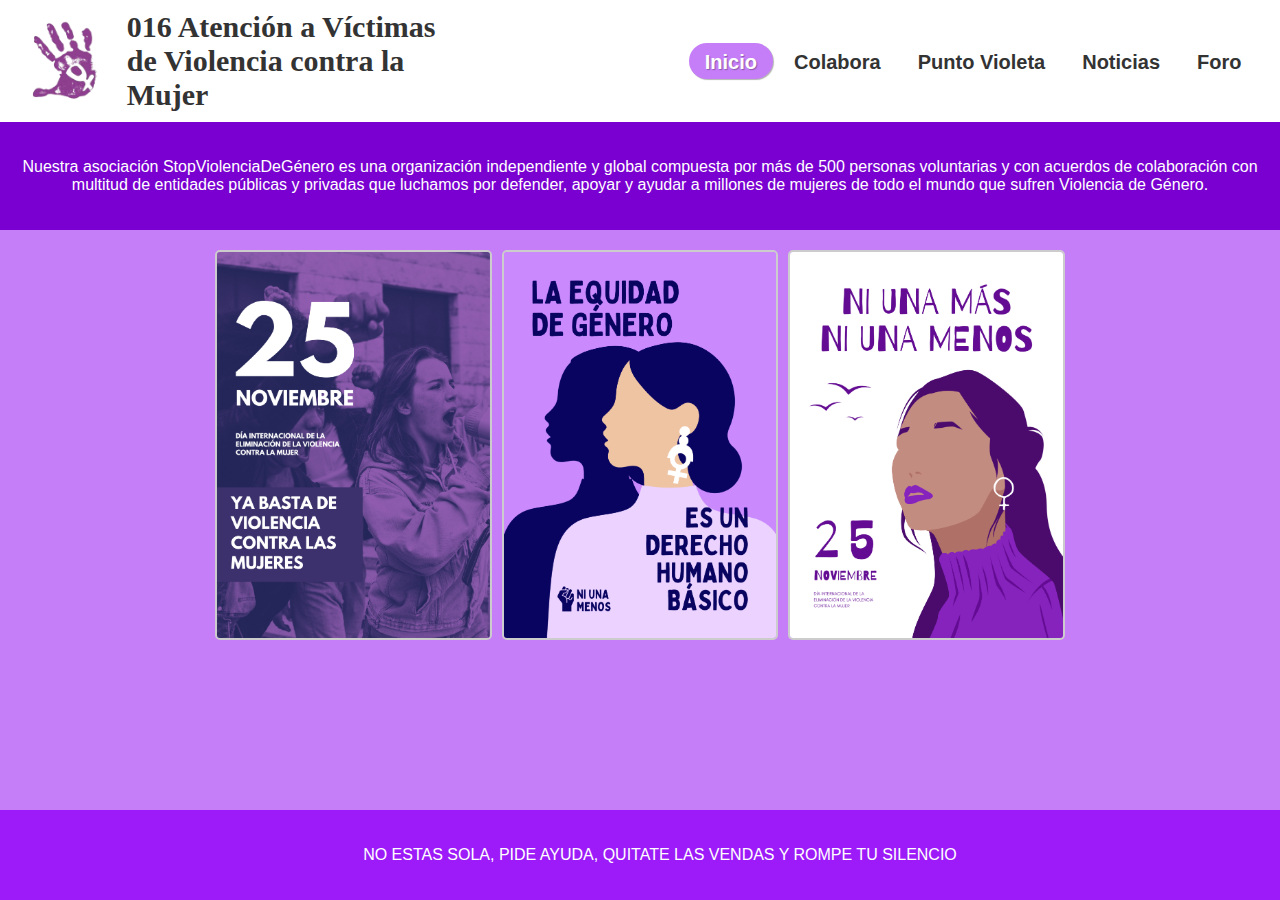
<file: index.html>
<!DOCTYPE html>
<html lang="en">
<head>
    <meta charset="UTF-8">
    <meta name="viewport" content="width=device-width, initial-scale=1.0">
    <title>Contra la VDG</title>
    <link rel="stylesheet" href="css/style.css">
    <link rel="stylesheet" href="css/styleInicio.css">
</head>
<body>
    <header>
        <div class="logo">
            <img id="LogoVDG" src="img/logo_vdg.png" alt="Logo violencia de género">
            <p id="Informacion016"><strong>016</strong> Atención a Víctimas de Violencia contra la Mujer</p>
        </div>
        <nav class="menunavegacion">
            <ul>
                <li class="nav_menu_active"><a href="index.html">Inicio</a></li>
                <li><a href="html/colabora.html">Colabora</a></li>
                <li><a href="html/PuntoVioleta.html">Punto Violeta</a></li>
                <li><a href="html/Noticias.html">Noticias</a></li>
                <li><a href="html/foro.html">Foro</a></li>
            </ul>
        </nav>
    </header>
    
        <div 
            class="cuadrovioleta"> <p>Nuestra asociación StopViolenciaDeGénero es una organización independiente y global compuesta por más de 500 personas voluntarias y con acuerdos de colaboración con multitud de entidades públicas y privadas que luchamos por defender, apoyar y ayudar a millones de mujeres de todo el mundo que sufren Violencia de Género.</p> 
        </div>

        <div class="contenedor3img">
            <img src="img/poster1.png" alt="Póster contra la violencia de género 1" width="300">
            <img src="img/poster2.png" alt="Póster contra la violencia de género 2" width="300">
            <img src="img/poster3.png" alt="Póster contra la violencia de género 3" width="300">
        </div>
        
        <footer>
            <div
                class="cuadronegro"> <p>NO ESTAS SOLA, PIDE AYUDA, QUITATE LAS VENDAS Y ROMPE TU SILENCIO</p> 
            </div>
        </footer>
        

    </body>
    
</html>
</file>
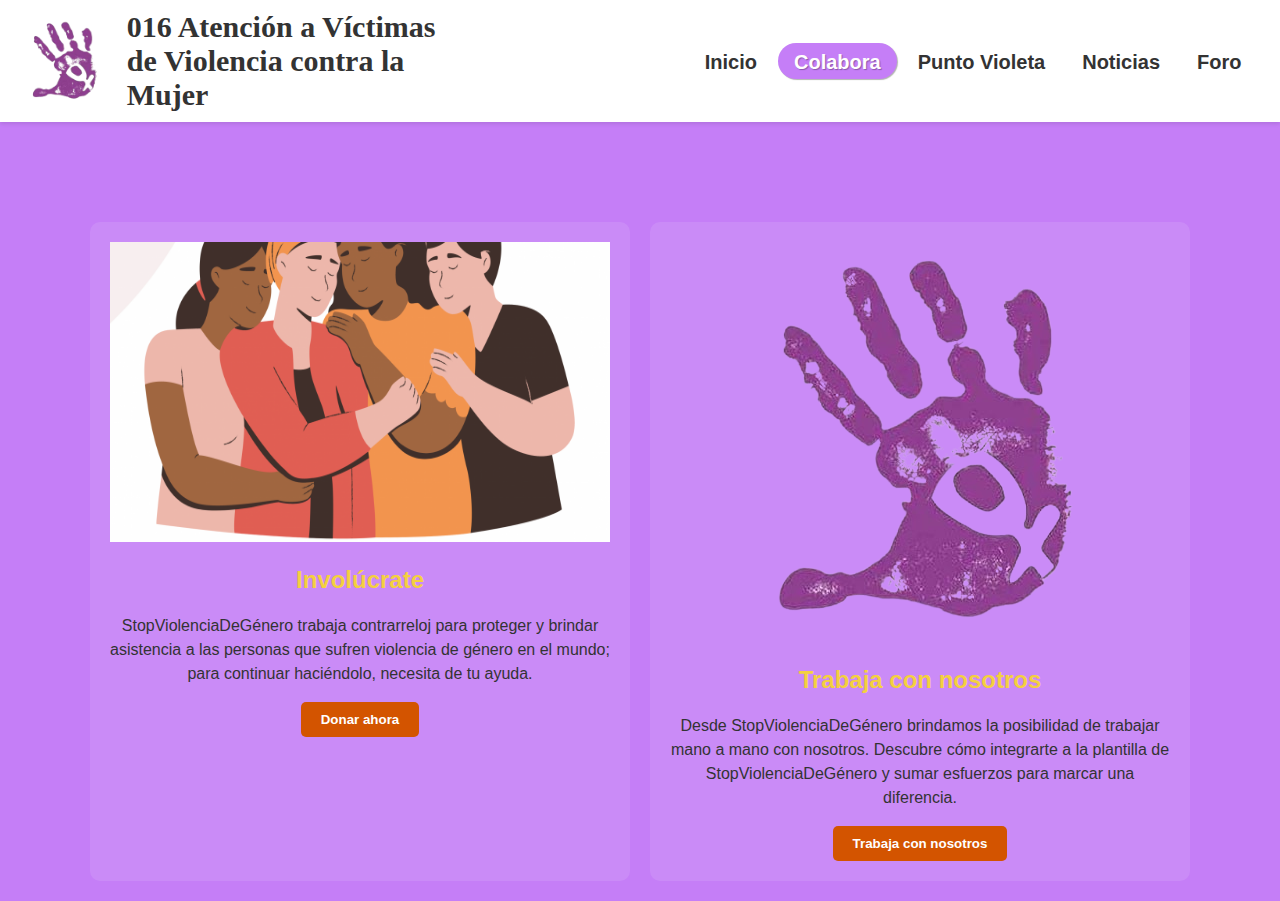
<file: html/colabora.html>
<!DOCTYPE html>
<html lang="en">
<head>
    <meta charset="UTF-8">
    <meta name="viewport" content="width=device-width, initial-scale=1.0">
    <title>Contra la VDG</title>
    <link rel="stylesheet" href="../css/style.css">
    <link rel="stylesheet" href="../css/colabora.css">
</head>
<body>
  <header>
    <div class="logo">
      <img id="LogoVDG" src="../img/logo_vdg.png" alt="Logo violencia de género">
      <p id="Informacion016"><strong>016</strong> Atención a Víctimas de Violencia contra la Mujer</p>
    </div>
    <nav class="menunavegacion">
      <ul>
        <li><a href="../index.html">Inicio</a></li>
        <li class="nav_menu_active"><a href="#"><a href="../html/colabora.html">Colabora</a></li>
        <li><a href="PuntoVioleta.html">Punto Violeta</a></li>
        <li><a href="Noticias.html">Noticias</a></li>
        <li><a href="foro.html">Foro</a></li>
      </ul>   
    </nav>
  </header>
  <main>
    <section class="involucrate">
      <img src="../img/Portada-tercer-informe-1280x640.png" alt="Ilustración de personas abrazándose" class="foto_abrazo">
      <h2>Involúcrate</h2>
      <p>StopViolenciaDeGénero trabaja contrarreloj para proteger y brindar asistencia a las personas que sufren violencia de género en el mundo; para continuar haciéndolo, necesita de tu ayuda.</p>
      <button>Donar ahora</button>
    </section>
    <section class="trabaja">
      <img src="../img/logo_vdg.png" alt="Logo pagina">
      <h2>Trabaja con nosotros</h2>
      <p>Desde StopViolenciaDeGénero brindamos la posibilidad de trabajar mano a mano con nosotros. Descubre cómo integrarte a la plantilla de StopViolenciaDeGénero y sumar esfuerzos para marcar una diferencia.</p>
      <button>Trabaja con nosotros</button>
    </section>
  </main>
</body>
</html>
</file>
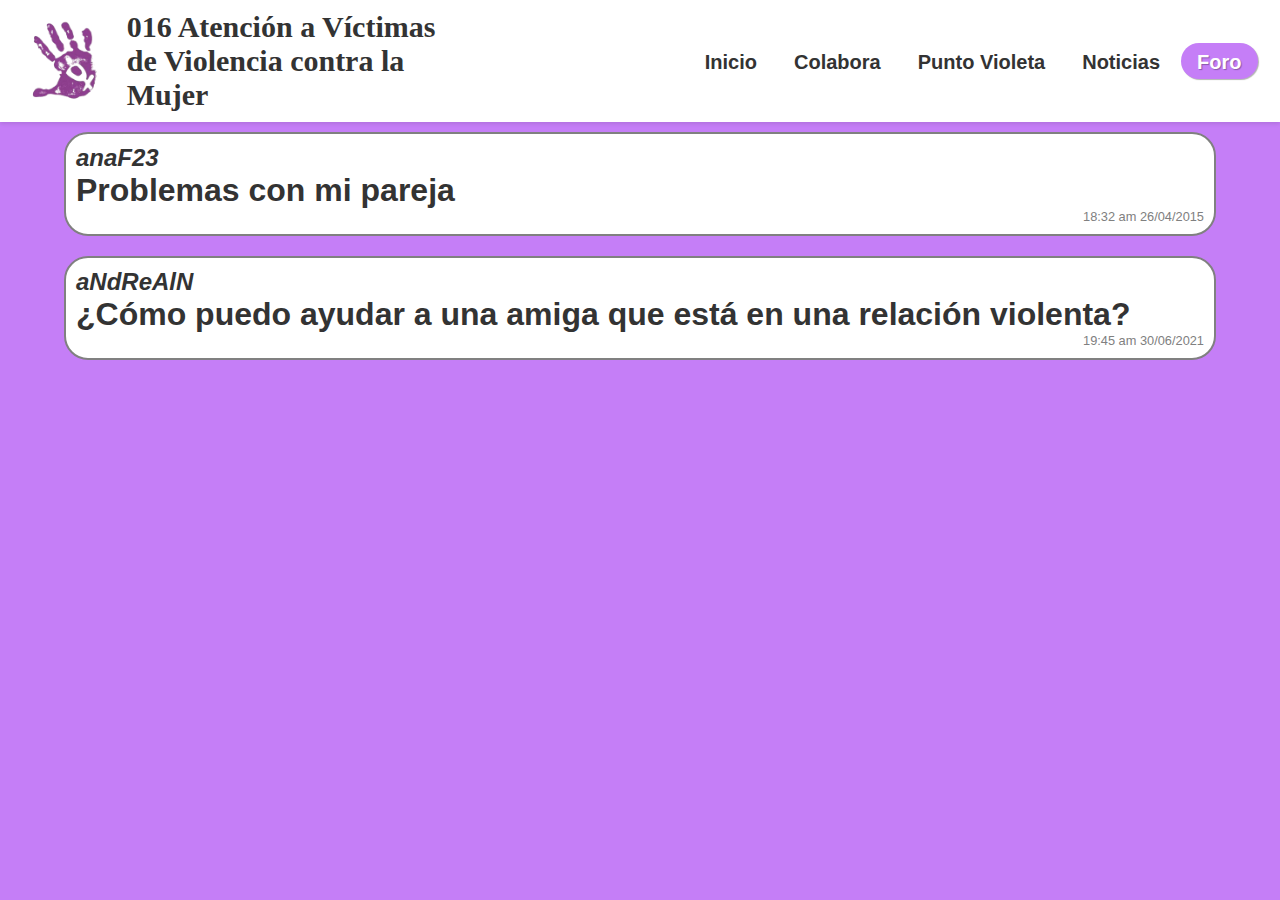
<file: html/foro.html>
<!DOCTYPE html>
<html lang="en">
<head>
    <meta charset="UTF-8">
    <meta name="viewport" content="width=device-width, initial-scale=1.0">
    <link rel="stylesheet" href="">
    <title>Contra la VDG</title>
    <link rel="stylesheet" href="../css/styleForo.css">
    <link rel="stylesheet" href="../css/style.css">
</head>
<body>
    <header>
        <div class="logo">
            <img id="LogoVDG" src="../img/logo_vdg.png" alt="Logo violencia de género">
            <p id="Informacion016"><strong>016</strong> Atención a Víctimas de Violencia contra la Mujer</p>
        </div>
        <nav class="menunavegacion">
            <ul>
                <li><a href="../index.html">Inicio</a></li>
                <li><a href="colabora.html">Colabora</a></li>
                <li><a href="PuntoVioleta.html">Punto Violeta</a></li>
                <li><a href="Noticias.html">Noticias</a></li>
                <li class="nav_menu_active"><a href="foro.html">Foro</a></li>
            </ul>
        </nav>
    </header>
    <ul class="listaPublicaciones">
            <li class="publicacion">
                <a href="Convesaciones/Conversacion_1_Foro.html">
                    <p class="usuario"><em>anaF23</em></p>
                    <h2>Problemas con mi pareja</h2>
                    <p class="Fecha">18:32 am 26/04/2015</p>
                </a>
            </li>
            <li class="publicacion">
                <a href="Convesaciones/Conversacion_2_Foro.html">
                    <p class="usuario"><em>aNdReAlN</em></p>
                    <h2>¿Cómo puedo ayudar a una amiga que está en una relación violenta?</h2>
                    <p class="Fecha">19:45 am 30/06/2021</p>
                </a>
            </li>
    </ul>
</body>
</html>
</file>
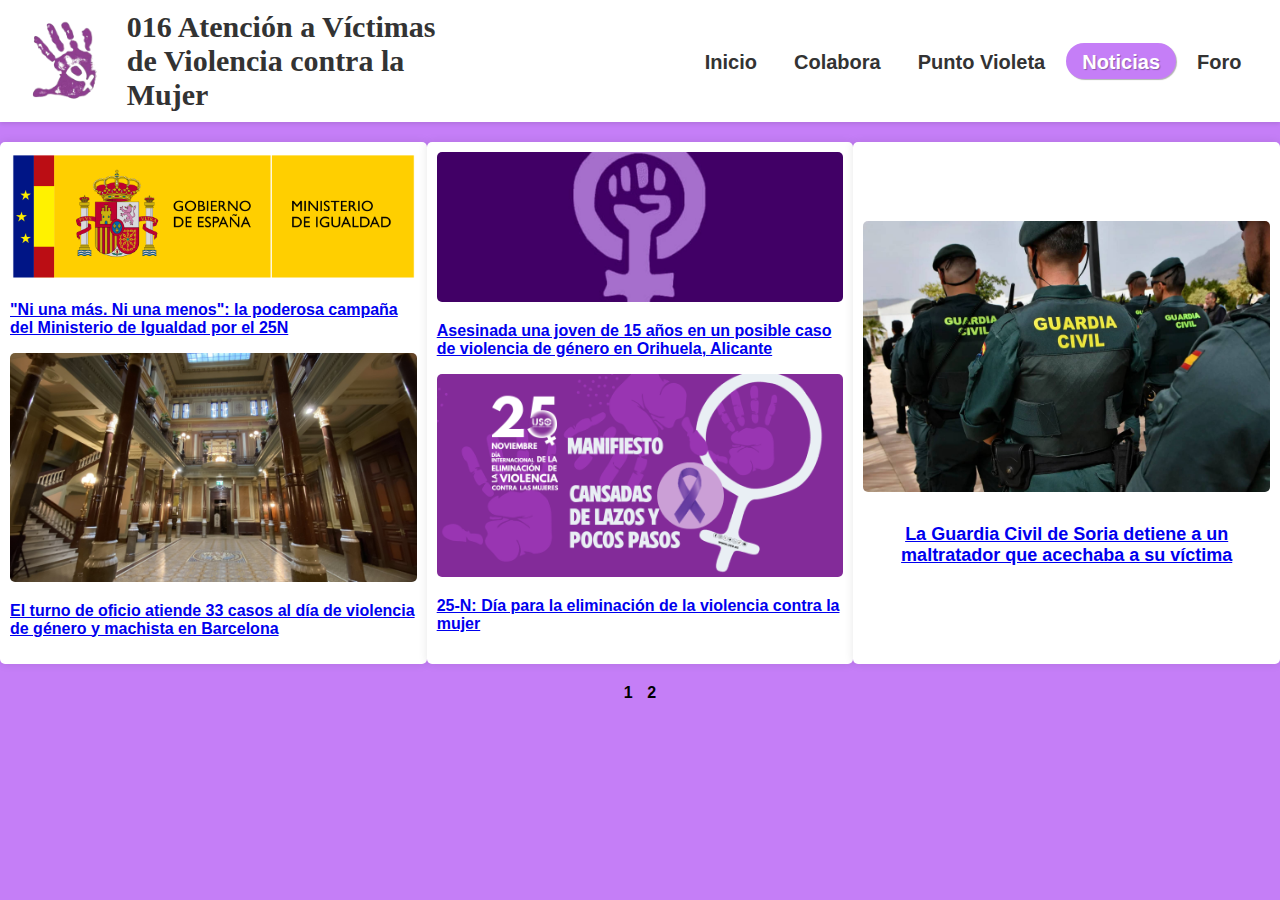
<file: html/Noticias.html>
<!DOCTYPE html>
<html lang="en">
<head>
    <meta charset="UTF-8">
    <meta name="viewport" content="width=device-width, initial-scale=1.0">
    <title>Contra la VDG</title>
    <link rel="stylesheet" href="../css/styleNoticias.css">
    <link rel="stylesheet" href="../css/style.css">
</head>
<body>
    <header>
        <div class="logo">
            <img id="LogoVDG" src="../img/logo_vdg.png" alt="Logo violencia de género">
            <p id="Informacion016"><strong>016</strong> Atención a Víctimas de Violencia contra la Mujer</p>
        </div>
        <nav class="menunavegacion">
            <ul>
                <li><a href="../index.html">Inicio</a></li>
                <li><a href="colabora.html">Colabora</a></li>
                <li><a href="PuntoVioleta.html">Punto Violeta</a></li>
                <li class="nav_menu_active"><a href="Noticias.html">Noticias</a></li>
                <li><a href="foro.html">Foro</a></li>
            </ul>
        </nav>

    </header>
    
    <div class="sidebar">
        <div>
            <a href="https://www.rtve.es/noticias/20241125/asesinada-joven-15-anos-posible-caso-violencia-genero-orihuela-alicante/16344826.shtml">
                <img src="../img/ministerio_igualdad.png" alt="Logo Mnisterio de Igualdad">
                <p><b>"Ni una más. Ni una menos": la poderosa campaña del Ministerio de Igualdad por el 25N</b></p>
            </a>
            <a href="https://www.larazon.es/cataluna/turno-oficio-atiende-33-casos-dia-violencia-genero-machista-barcelona_202411256744b3ceb1008800018e7668.html">
                <img src="../img/colegio_abogados.jpg" alt="Foto del colegio de abogados de Barcelona">
                <p><b>El turno de oficio atiende 33 casos al día de violencia de género y machista en Barcelona</b></p>
            </a>
        </div>
        <div>
            <a href="https://www.rtve.es/noticias/20241125/asesinada-joven-15-anos-posible-caso-violencia-genero-orihuela-alicante/16344826.shtml">
                <img src="../img/lazo_morado.jpg" alt="Símbolo de la lucha de las mujeres">
                <p><b>Asesinada una joven de 15 años en un posible caso de violencia de género en Orihuela, Alicante</b></p>
            </a>

            <a href="https://www.exteriores.gob.es/es/Comunicacion/Noticias/Paginas/Noticias/25-de-noviembre-Dia-Internacional-eliminacion-violencia-contra-la-mujer.aspx">
                <img src="../img/25N.png" alt="Cartel 25-N">
                <p><b>25-N: Día para la eliminación de la violencia contra la mujer</b></p>
            </a>
        </div>
        
        <div class="main-content">
            <a href="https://www.heraldodiariodesoria.es/soria/241119/195396/guardia-civil-soria-detiene-maltratador-acechaba-victima.html">
                <img src="../img/guardia_civil.jpg" alt="Foto de la Guardia Civil">
                <p><b>La Guardia Civil de Soria detiene a un maltratador que acechaba a su víctima</b> <br> </p>
            </a>
        </div>
    </div>
    <div class="pagination">
        <a href="Noticias.html">1</a>
        <a href="Noticias2.html">2</a>
    </div>
</file>
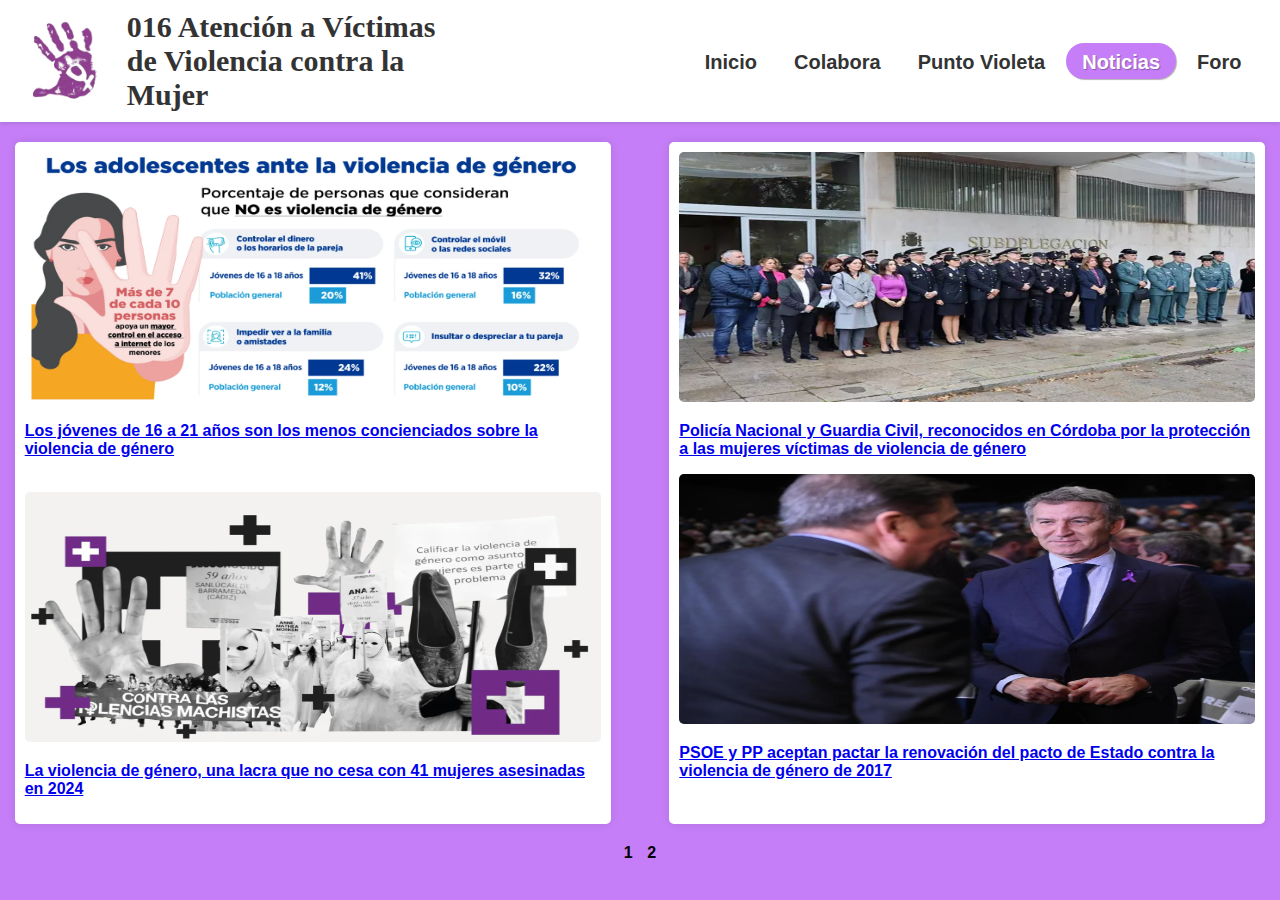
<file: html/Noticias2.html>
<!DOCTYPE html>
<html lang="en">
<head>
    <meta charset="UTF-8">
    <meta name="viewport" content="width=device-width, initial-scale=1.0">
    <title>Contra la VDG</title>
    <link rel="stylesheet" href="../css/styleNoticias.css">
    <link rel="stylesheet" href="../css/style.css">
</head>
<body>
    <header>
        <div class="logo">
            <img id="LogoVDG" src="../img/logo_vdg.png" alt="Logo violencia de género">
            <p id="Informacion016"><strong>016</strong> Atención a Víctimas de Violencia contra la Mujer</p>
        </div>
        <nav class="menunavegacion">
            <ul>
                <li><a href="../index.html">Inicio</a></li>
                <li><a href="colabora.html">Colabora</a></li>
                <li><a href="PuntoVioleta.html">Punto Violeta</a></li>
                <li class="nav_menu_active"><a href="Noticias.html">Noticias</a></li>
                <li><a href="foro.html">Foro</a></li>
            </ul>
        </nav>

    </header>
    
    <div class="sidebar">
        <div>
            <a href="https://www.antena3.com/noticias/sociedad/jovenes-16-21-anos-son-menos-concienciados-violencia-genero_202411256744a804f3b2a10001a6a5ca.html">
                <img src="../img/16a21.png" alt="Cartel de adolescentes ante la violencia de género" width="200" height="250">
                <p><b>Los jóvenes de 16 a 21 años son los menos concienciados sobre la violencia de género</b></p>
            </a>
        </br>
            <a href="https://www.lasprovincias.es/sociedad/violencia-genero-lacra-cesa-mujeres-asesinadas-2024-20241125000253-ntrc.html?ref=https%3A%2F%2Fwww.lasprovincias.es%2Fsociedad%2Fviolencia-genero-lacra-cesa-mujeres-asesinadas-2024-20241125000253-ntrc.html">
                <img src="../img/41mujeres.png" alt="" width="200" height="250">
                <p><b>La violencia de género, una lacra que no cesa con 41 mujeres asesinadas en 2024</b></p>
        </div>
        <div>
            <a href="https://www.europapress.es/andalucia/noticia-policia-nacional-guardia-civil-reconocidos-cordoba-proteccion-mujeres-victimas-violencia-genero-20241125184314.html">
                <img src="../img/Policia_Guardia_Cordoba.png" alt="Reunión de Policía y Guardia Civil en Córdoba" width="200" height="250">
                <p><b>Policía Nacional y Guardia Civil, reconocidos en Córdoba por la protección a las mujeres víctimas de violencia de género</b></p>
            </a>

            <a href="https://www.abc.es/sociedad/psoe-pp-aceptan-pactar-renovacion-pacto-estado-20241125190718-nt.html">
                <img src="../img/PSOEPP.png" alt="Foto de Feijoo" width="200" height="250">
                <p><b>PSOE y PP aceptan pactar la renovación del pacto de Estado contra la violencia de género de 2017</b></p>
            </a>
        </div>
    </div>
    <div class="pagination">
        <a href="Noticias.html">1</a>
        <a href="Noticias2.html">2</a>
    </div>
</file>
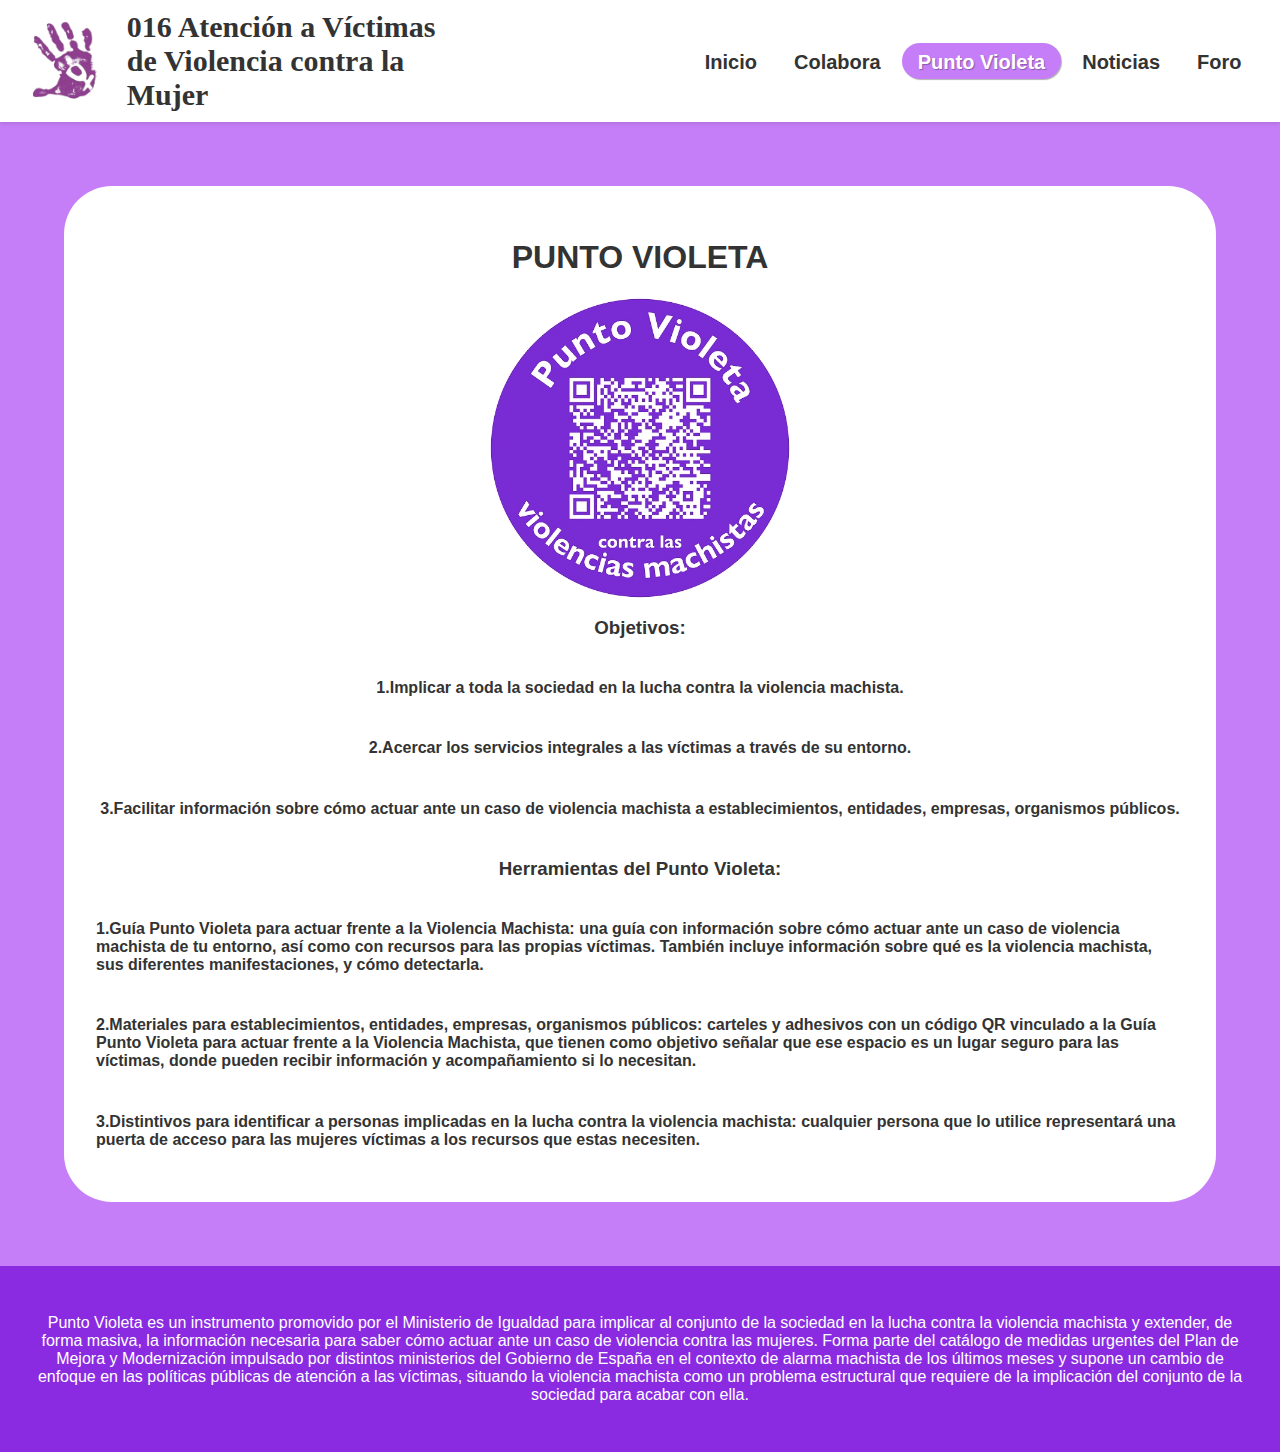
<file: html/PuntoVioleta.html>
<!DOCTYPE html>
<html lang="en">
<head>
    <meta charset="UTF-8">
    <meta name="viewport" content="width=device-width, initial-scale=1.0">
    <title>Contra la VDG</title>
    <link rel="stylesheet" href="../css/style.css">
    <link rel="stylesheet" href="../css/stylePuntoVioleta.css">
</head>
<body>
    <header>
        <div class="logo">
            <img id="LogoVDG" src="../img/logo_vdg.png" alt="Logo violencia de género">
            <p id="Informacion016"><strong>016</strong> Atención a Víctimas de Violencia contra la Mujer</p>
        </div>
        <nav class="menunavegacion">
            <ul>
                <li><a href="../index.html">Inicio</a></li>
                <li><a href="colabora.html">Colabora</a></li>
                <li class="nav_menu_active"><a href="PuntoVioleta.html">Punto Violeta</a></li>
                <li><a href="Noticias.html">Noticias</a></li>
                <li><a href="foro.html">Foro</a></li>
            </ul>
        </nav>
    </header>
    <div class="cuadroPuntoVioleta">
        <h1>PUNTO VIOLETA</h1>
        <img class="qr" src="../img/Pegatinas_PV3.jpg" alt="QR contacto punto violeta" width="300">
        <h3>Objetivos:</h3>
        <h4>1.Implicar a toda la sociedad en la lucha contra la violencia machista.</h4>
        <h4>2.Acercar los servicios integrales a las víctimas a través de su entorno.</h4>
        <h4>3.Facilitar información sobre cómo actuar ante un caso de violencia machista a establecimientos, entidades, empresas, organismos públicos.</h4>
        <h3>Herramientas del Punto Violeta:</h3>
        <h4>1.Guía Punto Violeta para actuar frente a la Violencia Machista: una guía con información sobre cómo actuar ante un caso de violencia machista de tu entorno, así como con recursos para las propias víctimas. También incluye información sobre qué es la violencia machista, sus diferentes manifestaciones, y cómo detectarla.</h4>
        <h4>2.Materiales para establecimientos, entidades, empresas, organismos públicos: carteles y adhesivos con un código QR vinculado a la Guía Punto Violeta para actuar frente a la Violencia Machista, que tienen como objetivo señalar que ese espacio es un lugar seguro para las víctimas, donde pueden recibir información y acompañamiento si lo necesitan.</h4>
        <h4>3.Distintivos para identificar a personas implicadas en la lucha contra la violencia machista: cualquier persona que lo utilice representará una puerta de acceso para las mujeres víctimas a los recursos que estas necesiten. </h4>
    </div>
    <div class="cuadroFinal">
        <p>
            Punto Violeta es un instrumento promovido por el Ministerio de Igualdad para 
            implicar al conjunto de la sociedad en la lucha contra la violencia machista 
            y extender, de forma masiva, la información necesaria para saber cómo actuar 
            ante un caso de violencia contra las mujeres. Forma parte del catálogo de 
            medidas urgentes del Plan de Mejora y Modernización impulsado por distintos 
            ministerios del Gobierno de España en el contexto de alarma machista de los 
            últimos meses y supone un cambio de enfoque en las políticas públicas de 
            atención a las víctimas, situando la violencia machista como un problema 
            estructural que requiere de la implicación del conjunto de la sociedad para 
            acabar con ella.
        </p> 
    </div>
    </div>
</body>
</html>
</file>
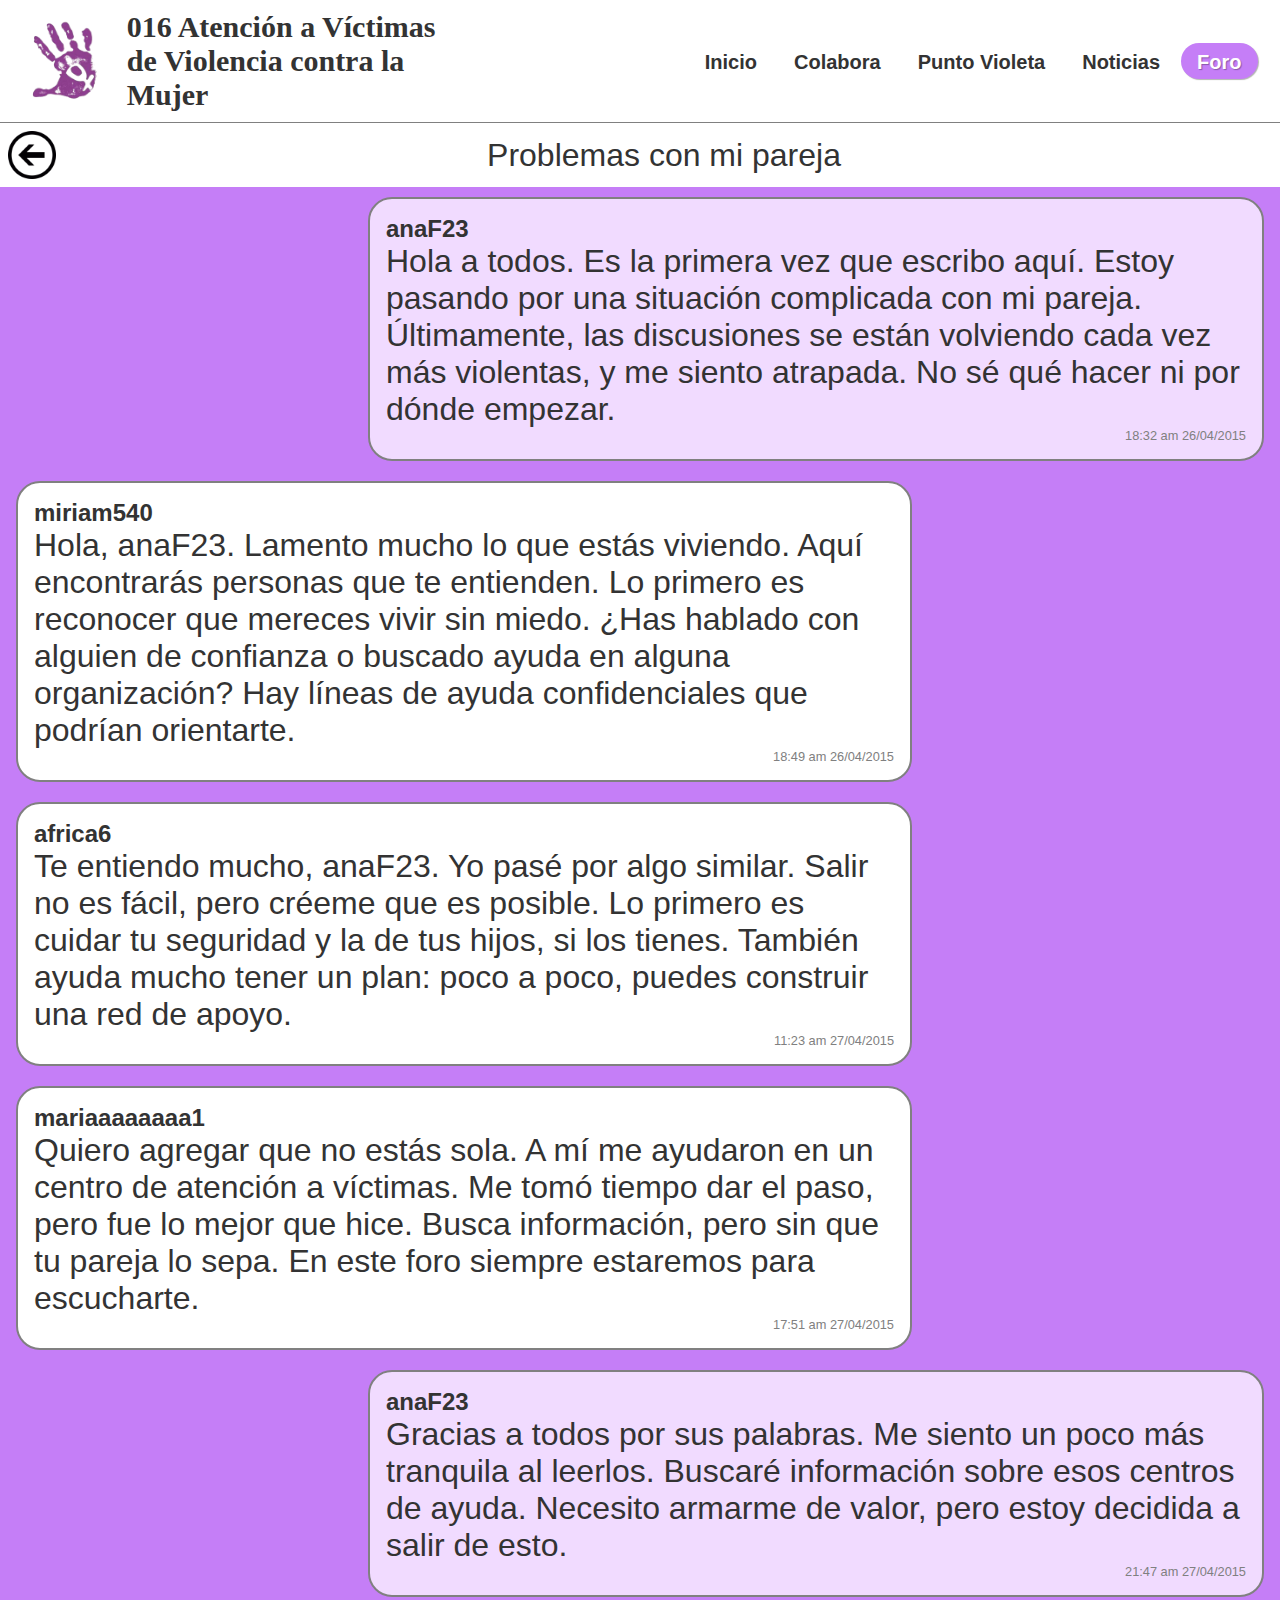
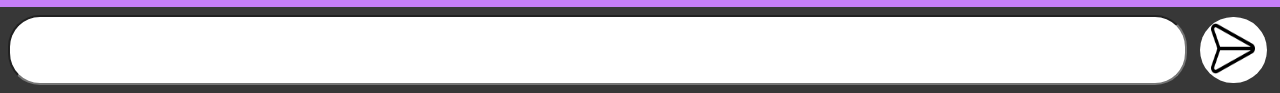
<file: html/Convesaciones/Conversacion_1_Foro.html>
<!DOCTYPE html>
<html lang="en">
<head>
    <meta charset="UTF-8">
    <meta name="viewport" content="width=device-width, initial-scale=1.0">
    <title>Contra la VDG</title>
    <link rel="stylesheet" href="../../css/styleConversacion.css">
    <link rel="stylesheet" href="../../css/style.css">
</head>
<body>
    <header>
        <div class="logo">
            <img id="LogoVDG"src="../../img/logo_vdg.png" alt="Logo violencia de género">
            <p id="Informacion016"><strong>016</strong> Atención a Víctimas de Violencia contra la Mujer</p>
        </div>
        <nav class="menunavegacion">
            <ul>
                <li><a href="../../index.html">Inicio</a></li>
                <li><a href="../colabora.html">Colabora</a></li>
                <li><a href="../PuntoVioleta.html">Punto Violeta</a></li>
                <li><a href="../Noticias.html">Noticias</a></li>
                <li class="nav_menu_active"><a href="../foro.html">Foro</a></li>
            </ul>
        </nav>
    </header>
    <div class="tituloConversacion">
        <a class="botonVolver" href="../foro.html"><img src="../../img/flechaVolver.png" /></a>
        <p>Problemas con mi pareja</p>
    </div>
    <ul class="conversacion">
        <li class="comentario-autor">
            <p class="usuario">anaF23</p>
            <p class="textoComentario">Hola a todos. Es la primera vez que escribo aquí. Estoy pasando por una situación complicada con mi pareja. Últimamente, las discusiones se están volviendo cada vez más violentas, y me siento atrapada. No sé qué hacer ni por dónde empezar.</p>
            <p class="fecha">18:32 am 26/04/2015</p>
        </li>
        <li class="comentario">
            <p class="usuario">miriam540</p>
            <p class="textoComentario">Hola, anaF23. Lamento mucho lo que estás viviendo. Aquí encontrarás personas que te entienden. Lo primero es reconocer que mereces vivir sin miedo. ¿Has hablado con alguien de confianza o buscado ayuda en alguna organización? Hay líneas de ayuda confidenciales que podrían orientarte.</p>
            <p class="fecha">18:49 am 26/04/2015</p>
        </li>
        <li class="comentario">
            <p class="usuario">africa6</p>
            <p class="textoComentario">Te entiendo mucho, anaF23. Yo pasé por algo similar. Salir no es fácil, pero créeme que es posible. Lo primero es cuidar tu seguridad y la de tus hijos, si los tienes. También ayuda mucho tener un plan: poco a poco, puedes construir una red de apoyo.</p>
            <p class="fecha">11:23 am 27/04/2015</p>
        </li>
        <li class="comentario">
            <p class="usuario">mariaaaaaaaa1</p>
            <p class="textoComentario">Quiero agregar que no estás sola. A mí me ayudaron en un centro de atención a víctimas. Me tomó tiempo dar el paso, pero fue lo mejor que hice. Busca información, pero sin que tu pareja lo sepa. En este foro siempre estaremos para escucharte.</p>
            <p class="fecha">17:51 am 27/04/2015</p>
        </li>
        <li class="comentario-autor">
            <p class="usuario">anaF23</p>
            <p class="textoComentario">Gracias a todos por sus palabras. Me siento un poco más tranquila al leerlos. Buscaré información sobre esos centros de ayuda. Necesito armarme de valor, pero estoy decidida a salir de esto.</p>
            <p class="fecha">21:47 am 27/04/2015</p>
        </li>
    </ul>
    <div class="redactarComentario">
        <input type="text" name="redactarComentario"/>
        <button><img src="../../img/flechaEnviar.png"/></button>
    </div>
</body>
</html>
</file>
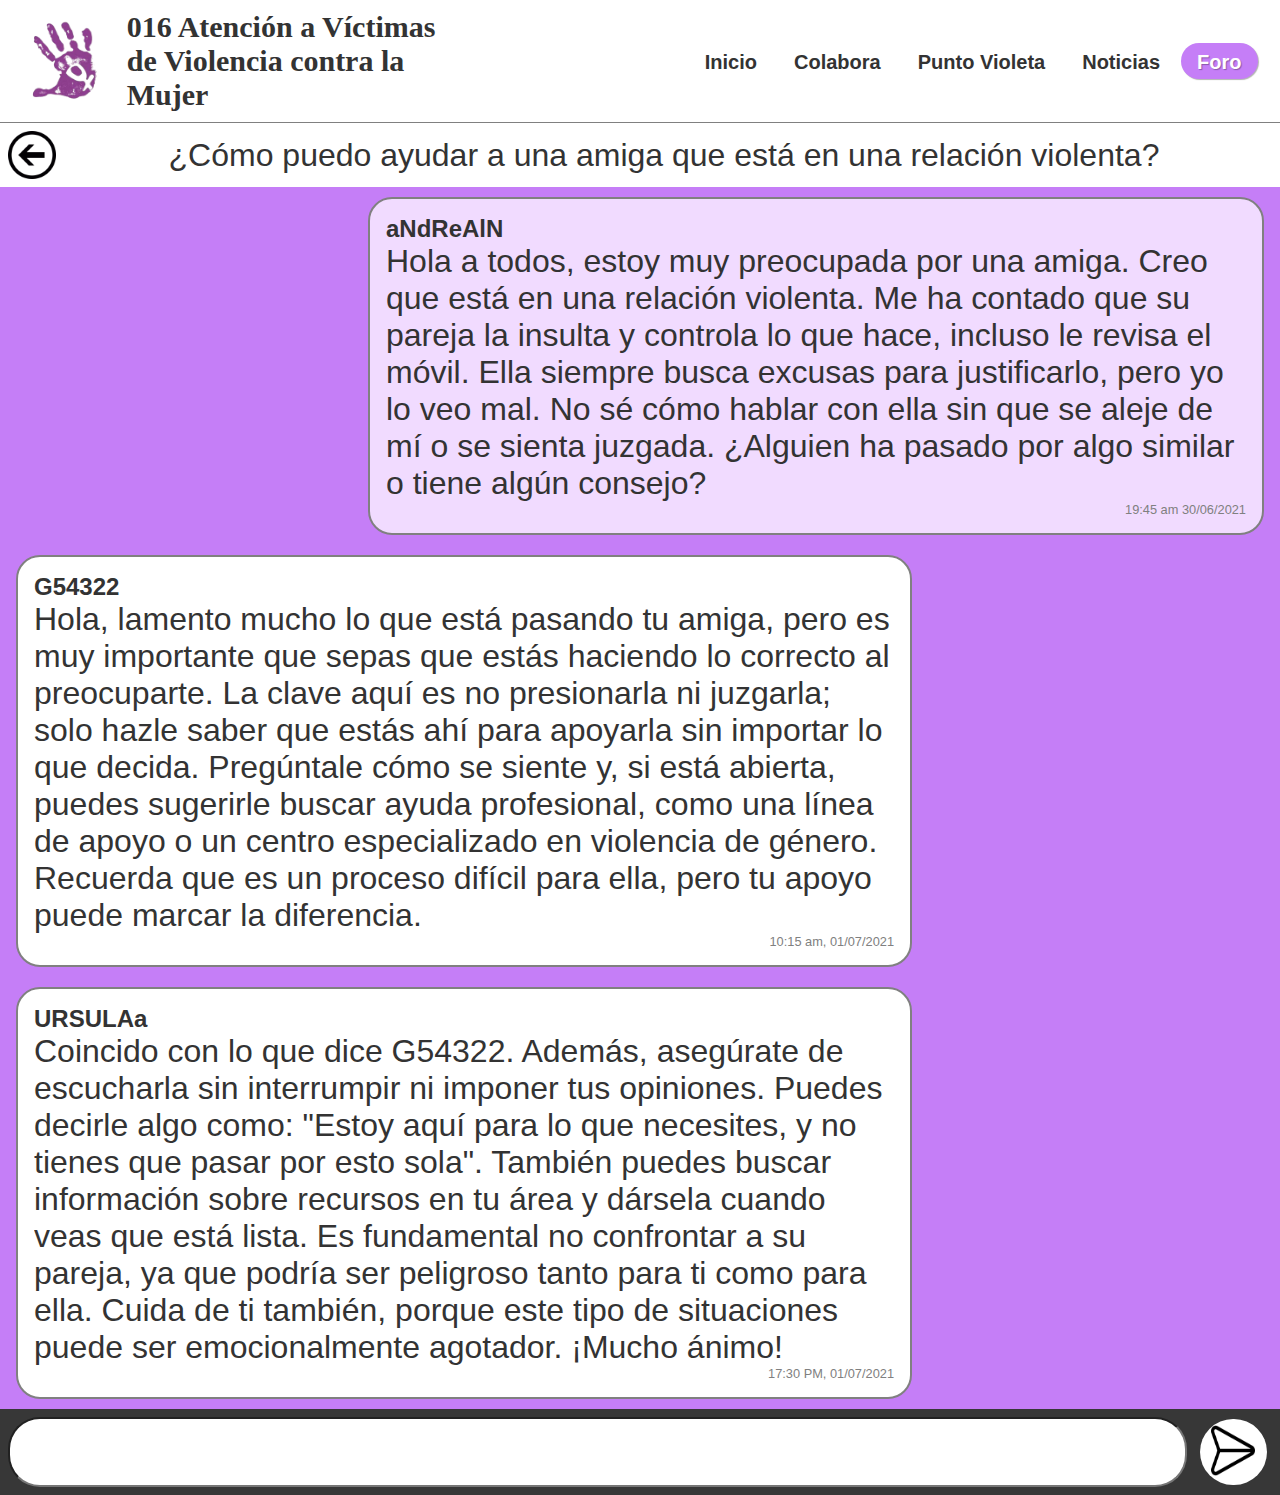
<file: html/Convesaciones/Conversacion_2_Foro.html>
<!DOCTYPE html>
<html lang="en">
<head>
    <meta charset="UTF-8">
    <meta name="viewport" content="width=device-width, initial-scale=1.0">
    <title>Contra la VDG</title>
    <link rel="stylesheet" href="../../css/styleConversacion.css">
    <link rel="stylesheet" href="../../css/style.css">
</head>
<body>
    <header>
        <div class="logo">
            <img id="LogoVDG" src="../../img/logo_vdg.png" alt="Logo violencia de género">
            <p id="Informacion016"><strong>016</strong> Atención a Víctimas de Violencia contra la Mujer</p>
        </div>
        <nav class="menunavegacion">
            <ul>
                <li><a href="../../index.html">Inicio</a></li>
                <li><a href="../colabora.html">Colabora</a></li>
                <li><a href="../PuntoVioleta.html">Punto Violeta</a></li>
                <li><a href="../Noticias.html">Noticias</a></li>
                <li class="nav_menu_active"><a href="../foro.html">Foro</a></li>
            </ul>
        </nav>
    </header>
    <div class="tituloConversacion">
        <a class="botonVolver" href="../foro.html"><img src="../../img/flechaVolver.png" /></a>
        <p>¿Cómo puedo ayudar a una amiga que está en una relación violenta?</p>
    </div>
    <ul class="conversacion">
        <li class="comentario-autor">
            <p class="usuario">aNdReAlN</p>
            <p class="textoComentario">Hola a todos, estoy muy preocupada por una amiga. Creo que está en una relación violenta. Me ha contado que su pareja la insulta y controla lo que hace, incluso le revisa el móvil. Ella siempre busca excusas para justificarlo, pero yo lo veo mal. No sé cómo hablar con ella sin que se aleje de mí o se sienta juzgada. ¿Alguien ha pasado por algo similar o tiene algún consejo?</p>
            <p class="fecha">19:45 am 30/06/2021</p>
        </li>
        <li class="comentario">
            <p class="usuario">G54322</p>
            <p class="textoComentario">Hola, lamento mucho lo que está pasando tu amiga, pero es muy importante que sepas que estás haciendo lo correcto al preocuparte. La clave aquí es no presionarla ni juzgarla; solo hazle saber que estás ahí para apoyarla sin importar lo que decida. Pregúntale cómo se siente y, si está abierta, puedes sugerirle buscar ayuda profesional, como una línea de apoyo o un centro especializado en violencia de género. Recuerda que es un proceso difícil para ella, pero tu apoyo puede marcar la diferencia.</p>
            <p class="fecha">10:15 am, 01/07/2021</p>
        </li>
        <li class="comentario">
            <p class="usuario">URSULAa</p>
            <p class="textoComentario">Coincido con lo que dice G54322. Además, asegúrate de escucharla sin interrumpir ni imponer tus opiniones. Puedes decirle algo como: "Estoy aquí para lo que necesites, y no tienes que pasar por esto sola". También puedes buscar información sobre recursos en tu área y dársela cuando veas que está lista. Es fundamental no confrontar a su pareja, ya que podría ser peligroso tanto para ti como para ella. Cuida de ti también, porque este tipo de situaciones puede ser emocionalmente agotador. ¡Mucho ánimo!</p>
            <p class="fecha">17:30 PM, 01/07/2021</p>
        </li>
    </ul>
    <div class="redactarComentario">
        <input type="text" name="redactarComentario"/>
        <button><img src="../../img/flechaEnviar.png"/></button>
    </div>
</body>
</html>
</file>
<file: css/style.css>
html,body {
    height: auto;
    margin: 0;
}

body {
    margin: 0;
    font-family: Arial, sans-serif;
    background-color: #c57ef7;
    color: #333;
}

header {
    display: flex;
    height: 10%;
    justify-content: space-between;
    align-items: center;
    padding: 10px 20px;
    background-color: #fff;
    box-shadow: 0 2px 4px rgba(0, 0, 0, 0.1);
}

/* Cambios en pantallas pequeñas */
@media (max-width: 850px) {
    header {
        display: flex;
        flex-wrap: wrap;
        justify-content: space-between;
        flex-direction: column; /* Cambia a diseño vertical */
        align-items: center; /* Centra los elementos horizontalmente */
    }

    .logo {
        flex: 1 1 100%;
        width: 100%; /* Toma el ancho completo del contenedor */
        text-align: center; /* Centra el contenido dentro de la sección logo */
        margin-bottom: 10px; /* Espacio entre logo y menú */
    }

    #LogoVDG {
        width: auto; /* Ajusta el tamaño del logo automáticamente */
        max-width: 100%; /* Asegura que no se desborde */
        height: auto; /* Mantiene las proporciones */
    }

    #Informacion016{
        display: block; /* Asegura que el texto ocupe una línea propia */
        font-size: 1.2rem; /* Ajusta el tamaño del texto */
        margin-top: 5px; /* Espaciado opcional para el texto */
    }

    nav {
        width: 100%; /* Asegúrate de que el menú ocupe todo el ancho */
        margin: 0;
        text-align: center; /* Centra los elementos del menú */
    }

    nav ul {
        display: flex; /* Mantiene el menú en formato horizontal */
        justify-content: center; /* Centra los elementos del menú */
        width: 100%;
        padding: 0;
        margin: 0;
    }

    nav ul li {
        margin: 5px 0; /* Espaciado entre los elementos del menú */
        padding: 10px 0;
        text-align: center;
        flex-grow: 1;
    }
}

.logo{
    height: 100%;
    display: flex;
    align-items: center;
    width: 35%;
}

#LogoVDG{
    width: 20%; 
    height: auto;
    float: left;
    margin-right: 20px;
}

header .logo p {
    font-size: 14px;
    margin: 0;
    font-weight: bold;
}

nav {
    display: flex;
    flex-grow: 1;
    height: 3em;
    justify-content: flex-end;
    overflow-x: auto; /* Permite desplazamiento horizontal */
    white-space: nowrap; /* Evita que los elementos se rompan en varias líneas */
}


nav ul {
    display: flex;
    flex-grow: 1;
    justify-content: flex-end;
    overflow-x: auto;
    list-style: none;
    align-items: center;
    padding: 0;
    margin: 0;
}

nav ul li {
    height: 1.25em;
    border-radius: 1.5em;
    padding: 1% 2%;
    align-items: center;
    white-space: nowrap;
    margin: 0 0.3%;
}

nav ul li a {
    text-decoration: none;
    color: #333;
    font-weight: bold;
    align-items: center;
    transition: color 0.3s;
    font-size: 125%;
}

.nav_menu_active{
    background-color: #c57ef7;
    box-shadow: 1px 1px 1px rgb(0, 0, 0,0.3);
}

.nav_menu_active a{
    color:white;
    text-shadow: 1px 1px 1px rgb(0, 0, 0,0.3);
}

.nav_menu_active a:hover{
    color:white;
    text-shadow: 1px 1px 1px rgb(0, 0, 0,0.3);
}

nav ul li:hover {
    box-shadow: 1px 1px 1px rgb(0, 0, 0,0.3);
    color: #7f4e8c;

}

nav ul li a:hover {
    color: #7f4e8c;
}

#Informacion016{
    font-family: 'Times New Roman', Times, serif;
    font-size: 30px;
}
</file>
<file: css/styleInicio.css>
.cuadrovioleta {
    width: 100%;
    background-color: hsl(275, 100%, 41%);
    color: white;
    padding-top: 20px;
    padding-bottom: 20px;
    text-align: center;
    font-family: Arial, sans-serif;
}

.contenedor3img {
    display: flex;
    justify-content: center; /* Centra las imágenes horizontalmente */
    gap: 10px; /* Espacio entre las imágenes */
    padding: 20px; /* Espacio alrededor del contenedor */
    background-color: transparent;
    margin-bottom: 80px;
}
.contenedor3img img {
    border: 2px solid #ccc; /* Borde gris claro alrededor de las imágenes */
    border-radius: 5px; /* Bordes redondeados */
    width: 22%; /* Ancho de cada imagen */
    height: auto; /* Mantiene la proporción original */
}

.cuadronegro{
    width: 100%;
    background-color: hsl(275, 94%, 54%);
    color: white;
    padding: 20px;
    text-align: center;
    font-family: Arial, sans-serif;
}

footer{
    position: fixed;
    bottom: 0; 
    width: 100%;
}
</file>
<file: css/colabora.css>
main {
  padding: 20px;
  padding-top: 100px;
  display: flex;
  flex-wrap: wrap;
  justify-content: center;
  gap: 20px;
}

section {
  background: rgba(255, 255, 255, 0.1);
  padding: 20px;
  border-radius: 10px;
  max-width: 500px;
  text-align: center;
}

section h2 {
  color: #f4d03f;
}

section p {
  font-size: 16px;
  line-height: 1.5;
}

section button {
  background: #d35400;
  color: white;
  border: none;
  padding: 10px 20px;
  border-radius: 5px;
  cursor: pointer;
  font-weight: bold;
}

section button:hover {
  background: #e67e22;
}

.foto_abrazo{
  width: 500px;
  height: 300px;
}
</file>
<file: css/styleForo.css>
.listaPublicaciones {
    display: flex;
    flex-direction: column; /* Los <li> se apilan en columna */
    align-items: center; /* Centra los <li> horizontalmente */
    width: 100%; /* Ocupa todo el ancho disponible */
    margin: 0;
    padding: 0;
}

.publicacion {
    list-style: none;
    background-color: white;
    border: 2px solid grey;
    border-radius: 1.5em;
    transition: all 0.3s;
    width: 90%; /* Ocupa el 90% del ancho del contenedor */
    padding: 0; /* Elimina el padding del <li> */
    margin: 10px 0; /* Espaciado entre <li> */
    box-sizing: border-box;
}

.publicacion a {
    display: grid; /* Usa grid layout */
    grid-template-rows: auto 1fr auto; /* Divide en 3 filas */
    grid-template-columns: 1fr; /* Una columna */
    text-decoration: none; /* Elimina estilo de enlace */
    padding: 10px; /* Espaciado interno */
    color: inherit; /* Usa el color del contenedor padre */
}

.usuario {
    grid-row: 1;
    grid-column: 1;
    justify-self: start;
    font-size: 1.5em;
    font-weight: bold;
    margin: 0;
}

h2 {
    grid-row: 2;
    grid-column: 1;
    font-size: 2em;
    margin: 0;
    word-wrap: break-word;
    overflow: hidden;
}

.Fecha {
    grid-row: 3;
    grid-column: 1;
    justify-self: end; /* Alinea a la izquierda */
    font-size: 0.8em;
    color: gray;
    margin: 0;
}

.publicacion:hover {
    width: 95%;
    transition: all 0.3s;
}
</file>
<file: css/styleNoticias.css>
.main-content {
    display: flex;
    justify-content: center;
    align-items: center;
    flex-direction: column;
}
.main-content img {
    width: 50%;
    max-width: 600px;
    margin-bottom: 10px;
}
.main-content p {
    font-size: 18px;
    text-align: center;
}
.sidebar {
    display: flex;
    justify-content: space-around;
    margin: 20px 0;
}
.sidebar div {
    width: 45%;
    padding: 10px;
    background-color: #fff;
    border-radius: 5px;
    box-shadow: 0 0 10px rgba(0, 0, 0, 0.1);
}
.sidebar img {
    width: 100%;
    border-radius: 5px;
}
.pagination {
    text-align: center;
    margin: 20px;
}
.pagination a {
    margin: 5px;
    text-decoration: none;
    color: #000;
    font-weight: bold;
}
.VioGen {
    background-color: #fff;
    padding: 10px;
    text-align: center;
    border-top: 2px solid #ccc;
}
.footer img {
    width: 100px;
    vertical-align: middle;
}
.footer p {
    display: inline;
    font-size: 14px;
    margin: 0;
    vertical-align: middle;
}
</file>
<file: css/stylePuntoVioleta.css>
.cuadroPuntoVioleta{
    background-color: white;
    margin: 4em;
    display: flex;
    flex-direction: column;
    border-radius: 3em;
    box-sizing: border-box;
    align-items: center;
    justify-content: center;
    padding: 2em;
}

.qr{
    border-radius: 100%;
}

.cuadroFinal{
    background-color: blueviolet;
    color: white;
    padding: 2em;
    box-sizing: border-box;
    text-align: center;
}
</file>
<file: css/styleConversacion.css>
header{
    border-bottom: 1px solid grey;
}

.tituloConversacion{
    display: grid;
    background-color: white;
    padding: 0.5em;
    grid-template-columns: auto 1fr auto;
    align-items: center;
    position: relative;
}

.botonVolver{
    background-color: transparent;
    border: none;
    display: flex; /* Facilita el manejo del contenido interno */
    align-items: center;
    justify-content: center;
    width: 3em;
}

.botonVolver img{
    width: 100%;
    height: auto;
    background-color: transparent;
    color: transparent;
}

.tituloConversacion p{
    grid-column: 2;
    text-align: center; /* Centra el texto horizontalmente */
    margin: 0; /* Elimina márgenes adicionales */
    font-size: 2rem; /* Ajusta el tamaño de fuente si es necesario */
}

.conversacion {
    align-items: center; /* Centra los <li> horizontalmente */
    width: 100%; /* Ocupa todo el ancho disponible */
    height: auto;
    position: relative;
    margin: 0;
    padding: 0;
}

.comentario {
    list-style: none;
    float: left;
    background-color: white;
    border: 2px solid grey;
    border-radius: 1.5em;
    transition: all 0.3s;
    width: 70%; /* Ocupa el 90% del ancho del contenedor */
    padding: 1em;
    margin: 10px 0; /* Espaciado entre <li> */
    margin-left: 1em;
    margin-right: 1em;
    box-sizing: border-box;
    display: grid; /* Usa grid layout */
    grid-template-rows: auto 1fr auto; /* Divide en 3 filas */
    grid-template-columns: 1fr; /* Una columna */
}

.comentario-autor {
    list-style: none;
    float: right;
    background-color: rgb(241, 219, 255);
    border: 2px solid grey;
    border-radius: 1.5em;
    transition: all 0.3s;
    width: 70%; /* Ocupa el 90% del ancho del contenedor */
    padding: 1em;
    margin: 10px 0; /* Espaciado entre <li> */
    margin-left: 1em;
    margin-right: 1em;
    box-sizing: border-box;
    display: grid; /* Usa grid layout */
    grid-template-rows: auto 1fr auto; /* Divide en 3 filas */
    grid-template-columns: 1fr; /* Una columna */
}

.usuario {
    grid-row: 1;
    grid-column: 1;
    justify-self: start;
    font-size: 1.5em;
    font-weight: bold;
    margin: 0;
}

.textoComentario {
    grid-row: 2;
    grid-column: 1;
    font-size: 2em;
    margin: 0;
    word-wrap: break-word;
    overflow: hidden;
}

.fecha {
    grid-row: 3;
    grid-column: 1;
    justify-self: end; /* Alinea a la izquierda */
    font-size: 0.8em;
    color: gray;
    margin: 0;
}

.redactarComentario{
    width: 100%;
    display: flex;
    float: bottom;
    padding-top: 0.5em;
    padding-left: 0.5em;
    padding-bottom: 0.5em;
    align-items: center;
    background-color: rgb(55, 55, 55);
    box-sizing: border-box;
}

.redactarComentario input{
    flex-grow: 1;
    height: 2em;
    font-size: 2em;
    border-radius: 1em;
    padding-left: 1em;
    padding-right: 1em;
}

.redactarComentario button{
    width: 5em;
    height: 5em;
    justify-content: center;
    background-color: white;
    border-radius: 50%;
    border: none;
    margin-left: 1em;
    margin-right: 1em;
}
.redactarComentario button img{
    width: 80%;
    height: 80%;
    box-sizing: border-box;
}
</file>
